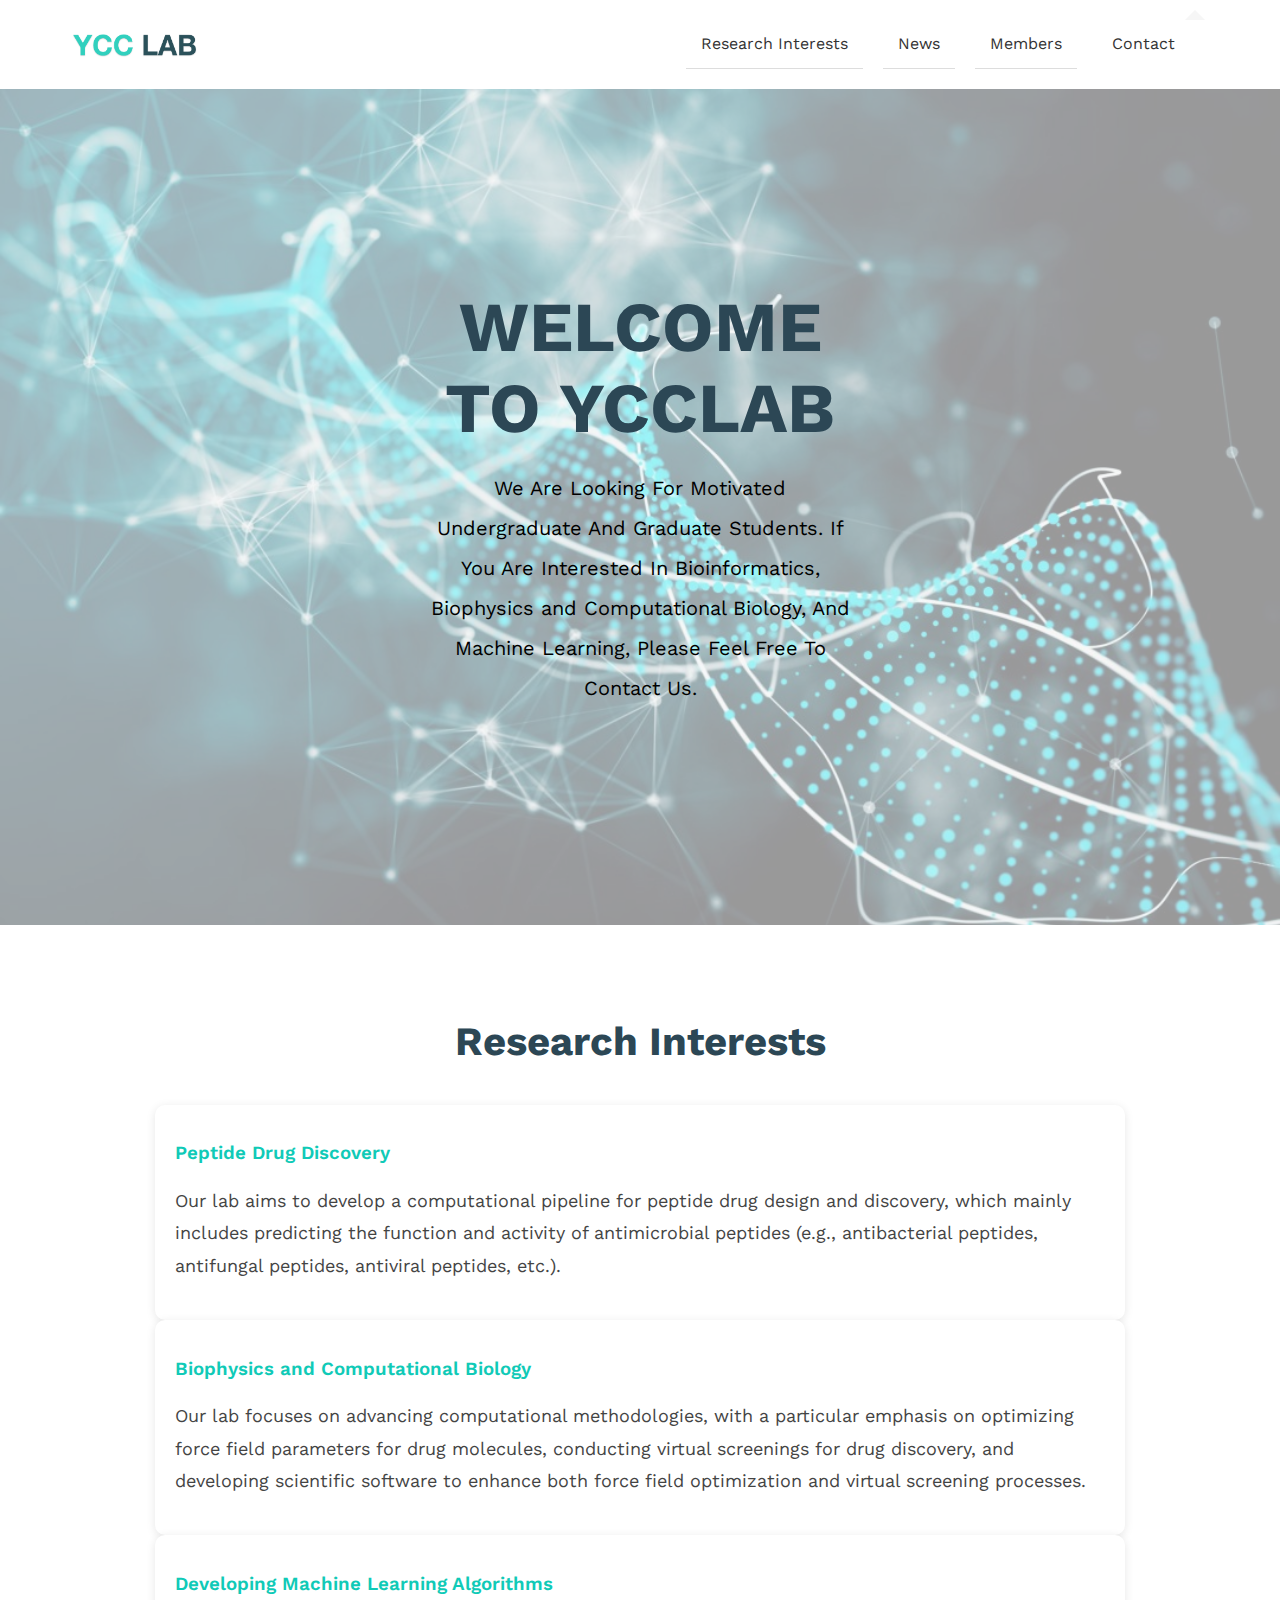
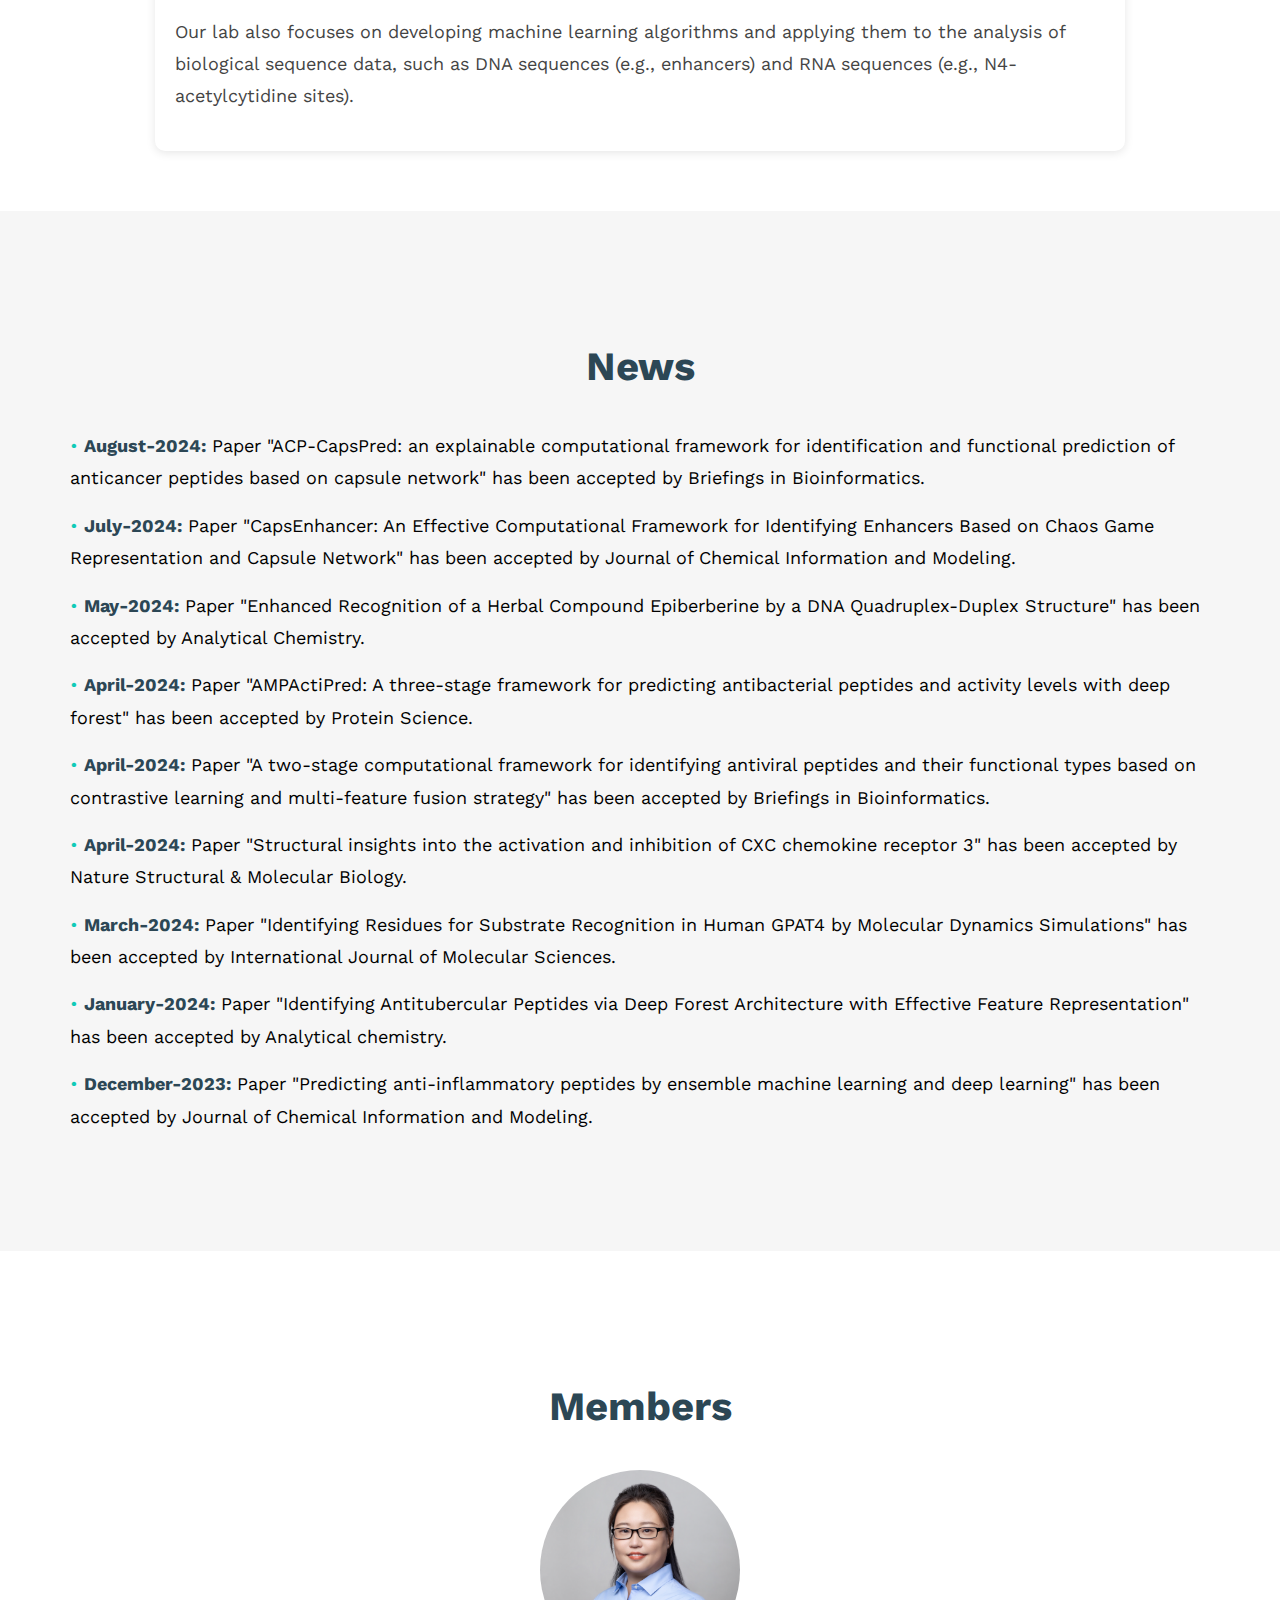
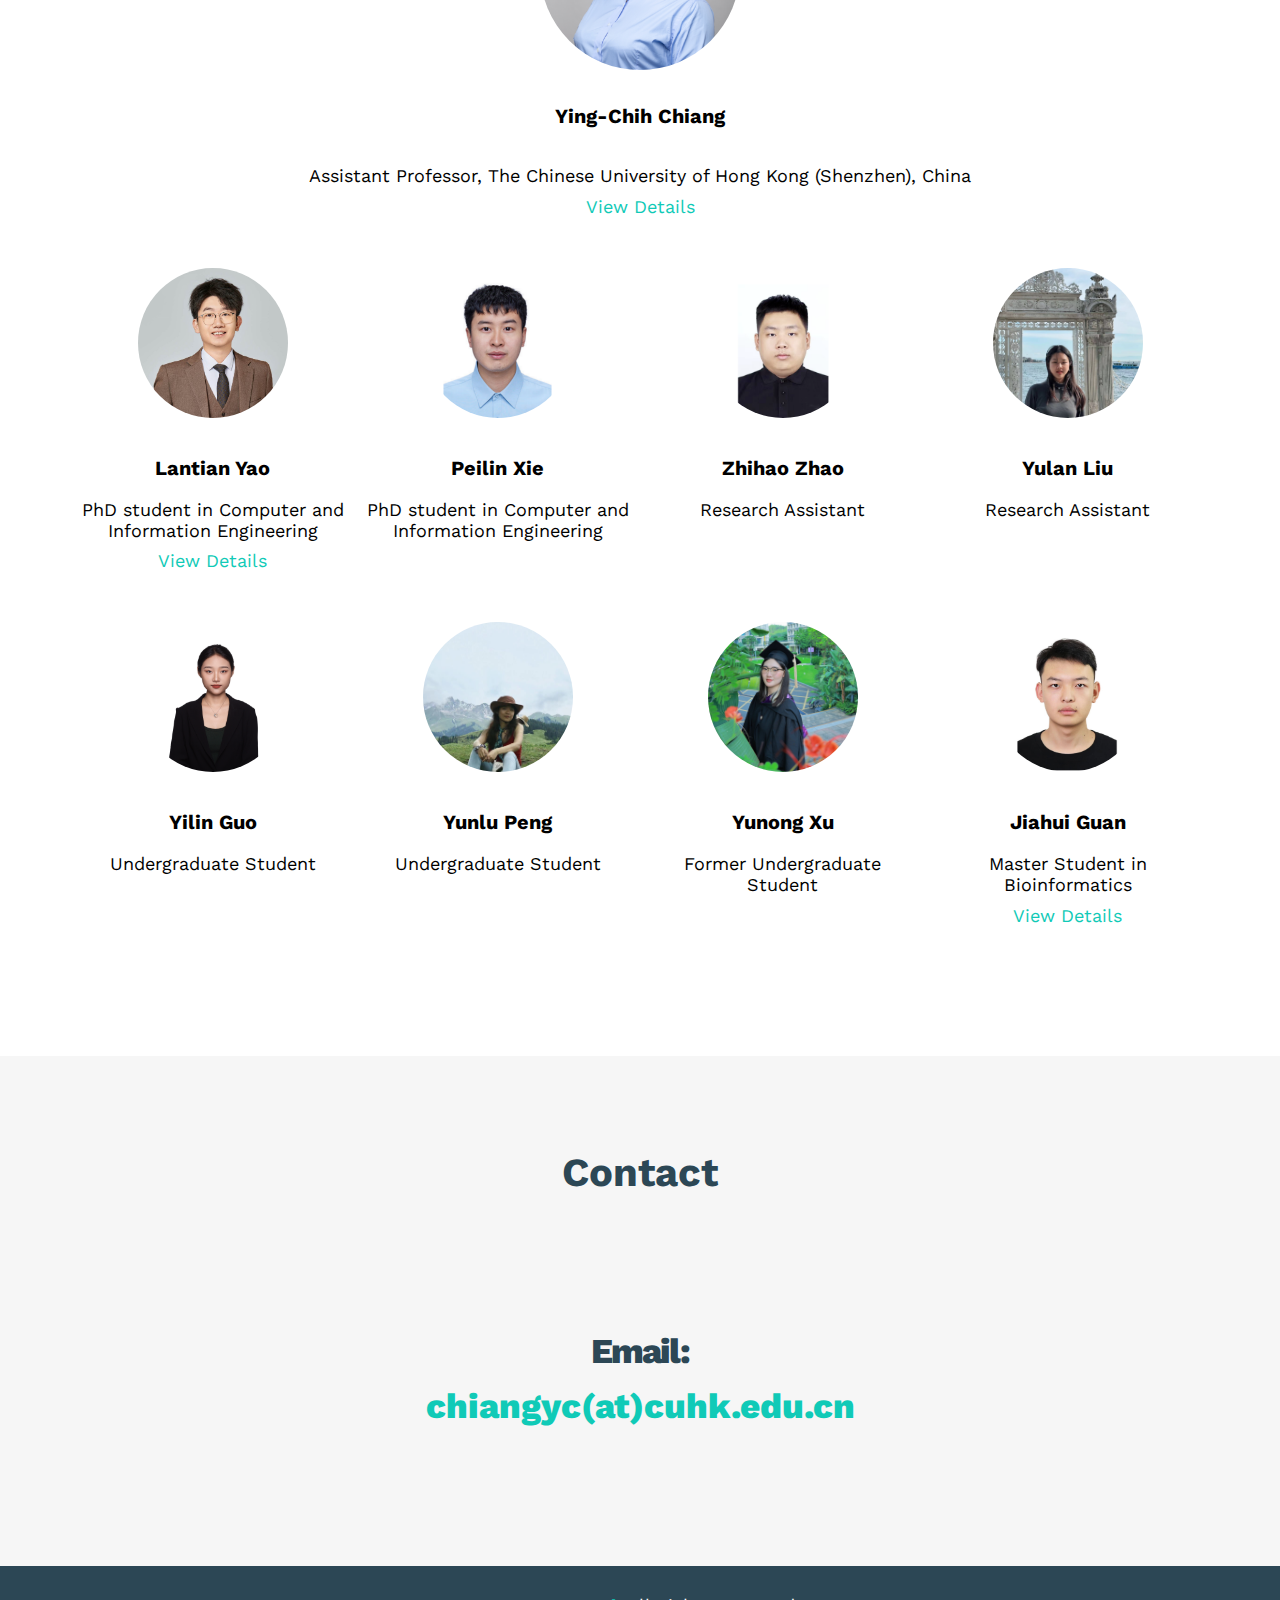
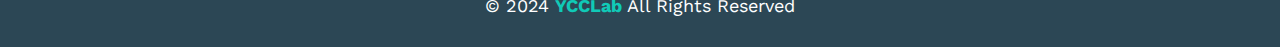
<file: index.html>
<!DOCTYPE html>
<html lang="en">
<head>
    <meta charset="UTF-8" />
    <meta http-equiv="X-UA-Compatible" content="IE=edge" />
    <meta name="viewport" content="width=device-width, initial-scale=1.0" />
    <title>YCCLab_CUHKSZ Group</title>
    <!-- Main Template CSS File -->
    <link rel="stylesheet" href="css/leon3.css" />
    <!-- Render All Elements Normally -->
    <link rel="stylesheet" href="css/normalize.css" />
    <!-- Font Awesome Library -->
    <link rel="stylesheet" href="css/all.min.css" />
    <!-- Google Fonts -->
    <link rel="preconnect" href="https://fonts.gstatic.com" />
    <link
      href="https://fonts.googleapis.com/css2?family=Work+Sans:wght@200;300;400;500;600;700;800&display=swap"
      rel="stylesheet"
    />


</head>
<body>
    <!-- Start Header -->
    <div class="header">
        <div class="container">
            <img class="logo" src="images/logo.png" alt="Logo" />
            <div class="links">
                <ul>
                    <li><a href="#research">Research Interests</a></li>
                    <li><a href="#news">News</a></li>
                    <li><a href="#members">Members</a></li>
                    <li><a href="#contact">Contact</a></li>
                </ul>
            </div>
        </div>
    </div>
    <!-- End Header -->

    <!-- Start Landing Section -->
    <div class="landing">
        <div class="intro-text">
            <h1>WELCOME TO YCCLAB</h1>
            <p>We Are Looking For Motivated Undergraduate And Graduate Students. If You Are Interested In Bioinformatics, Biophysics and Computational Biology, And Machine Learning, Please Feel Free To Contact Us.</p>
        </div>
    </div>
    <!-- End Landing Section -->

    <!-- Start Research Interests Section -->
    <div class="features" id="research">
        <div class="container">
            <h2 class="special-heading">Research Interests</h2>
            <div class="feat">
                <h3>Peptide Drug Discovery</h3>
                <p>
                    Our lab aims to develop a computational pipeline for peptide drug design and discovery, which mainly includes predicting the function and activity of antimicrobial peptides (e.g., antibacterial peptides, antifungal peptides, antiviral peptides, etc.).
                </p>
            </div>
            <div class="feat">
                <h3>Biophysics and Computational Biology</h3>
                <p>
                    Our lab focuses on advancing computational methodologies, with a particular emphasis on optimizing force field parameters for drug molecules, conducting virtual screenings for drug discovery, and developing scientific software to enhance both force field optimization and virtual screening processes. 
                </p>
            </div>
            <div class="feat">
                <h3>Developing Machine Learning Algorithms</h3>
                <p>
                    Our lab also focuses on developing machine learning algorithms and applying them to the analysis of biological sequence data, such as DNA sequences (e.g., enhancers) and RNA sequences (e.g., N4-acetylcytidine sites).
                </p>
            </div>
        </div>
    </div>
</div>
<!-- End Research Interests Section -->


    <!-- Start News Section -->
    <div class="news" id="news">
        <div class="container">
            <h2 class="special-heading">News</h2>
            <ul>
                <li><strong>August-2024:</strong> Paper "ACP-CapsPred: an explainable computational framework for identification and functional prediction of anticancer peptides based on capsule network" has been accepted by Briefings in Bioinformatics. </li>
                <li><strong>July-2024:</strong> Paper "CapsEnhancer: An Effective Computational Framework for Identifying Enhancers Based on Chaos Game Representation and Capsule Network" has been accepted by Journal of Chemical Information and Modeling.</li>
                <li><strong>May-2024:</strong> Paper "Enhanced Recognition of a Herbal Compound Epiberberine by a DNA Quadruplex-Duplex Structure" has been accepted by Analytical Chemistry. </li>
                <li><strong>April-2024:</strong> Paper "AMPActiPred: A three‐stage framework for predicting antibacterial peptides and activity levels with deep forest" has been accepted by Protein Science. </li>
                <li><strong>April-2024:</strong> Paper "A two-stage computational framework for identifying antiviral peptides and their functional types based on contrastive learning and multi-feature fusion strategy" has been accepted by Briefings in Bioinformatics. </li>
                <li><strong>April-2024:</strong> Paper "Structural insights into the activation and inhibition of CXC chemokine receptor 3" has been accepted by Nature Structural & Molecular Biology. </li>
                <li><strong>March-2024:</strong> Paper "Identifying Residues for Substrate Recognition in Human GPAT4 by Molecular Dynamics Simulations" has been accepted by International Journal of Molecular Sciences. </li>
                <li><strong>January-2024:</strong> Paper "Identifying Antitubercular Peptides via Deep Forest Architecture with Effective Feature Representation" has been accepted by Analytical chemistry. </li>
                <li><strong>December-2023:</strong> Paper "Predicting anti-inflammatory peptides by ensemble machine learning and deep learning" has been accepted by Journal of Chemical Information and Modeling. </li>
           </ul>
        </div>
    </div>
    <!-- End News Section -->



    <!-- Start Members Section -->
<div class="members" id="members">
    <div class="container">
        <h2 class="special-heading">Members</h2>
        <div class="members-content">
            <!-- Professor Ying-Chih Chiang -->
            <div class="member full-width-member">
                <img src="images/Professor Ying-Chih Chiang.jpg" alt="Ying-Chih Chiang" />
                <h3>Ying-Chih Chiang</h3>
                <p>Assistant Professor, The Chinese University of Hong Kong (Shenzhen), China</p>
                <a href="https://mypage.cuhk.edu.cn/academics/chiangyc/about.html">View Details</a>
            </div>
            <!-- Other Members -->
            <div class="member">
                <img src="images/lantian.jpg" alt="Lantian Yao" />
                <h3>Lantian Yao</h3>
                <p>PhD student in Computer and Information Engineering</p>
                <a href="https://lantianyao.github.io">View Details</a>
            </div>

            <div class="member">
                <img src="images/peilin_new.jpg" alt="Peilin Xie" />
                <h3>Peilin Xie</h3>
                <p>PhD student in Computer and Information Engineering</p>
<!--                <a href="jiahui_guan.html">View Details</a>-->
            </div>

            <div class="member">
                <img src="images/zhihao_new.jpg" alt="Zhihao Zhao" />
                <h3>Zhihao Zhao</h3>
                <p>Research Assistant</p>
<!--                <a href="jiahui_guan.html">View Details</a>-->
            </div>

            <div class="member">
                <img src="images/yulan_new.jpg" alt="Yulan Liu" />
                <h3>Yulan Liu</h3>
                <p>Research Assistant</p>
<!--                <a href="jiahui_guan.html">View Details</a>-->
            </div>

            <div class="member">
                <img src="images/yilin.jpg" alt="Yilin Guo" />
                <h3>Yilin Guo</h3>
                <p>Undergraduate Student</p>
<!--                <a href="jiahui_guan.html">View Details</a>-->
            </div>

            <div class="member">
                <img src="images/yunlu.jpg" alt="Yulu Peng" />
                <h3>Yunlu Peng</h3>
                <p>Undergraduate Student</p>
<!--                <a href="jiahui_guan.html">View Details</a>-->
            </div>

            <div class="member">
                <img src="images/yunong.jpg" alt="Yunong Xu" />
                <h3>Yunong Xu</h3>
                <p>Former Undergraduate Student</p>
<!--                <a href="jiahui_guan.html">View Details</a>-->
            </div>


            <div class="member">
                <img src="images/jiahui_guan.jpg" alt="Jiahui Guan" />
                <h3>Jiahui Guan</h3>
                <p>Master Student in Bioinformatics</p>
                <a href="jiahui_guan.html">View Details</a>
            </div>


        </div>
    </div>
</div>
<!-- End Members Section -->



    <!-- Start Contact Section -->
    <div class="contact" id="contact">
        <div class="container">
            <h2 class="special-heading">Contact</h2>
<!--            <p>We are born to create</p>-->
            <div class="info">
                <p class="label">Email:</p>
                <a href="mailto:weilin@university.edu?subject=Contact" class="link">chiangyc(at)cuhk.edu.cn</a>
                <div class="social">
<!--                    Find Us On Social Networks-->
<!--                    <i class="fab fa-youtube"></i>-->
<!--                    <i class="fab fa-facebook-f"></i>-->
<!--                    <i class="fab fa-twitter"></i>-->
                </div>
            </div>
        </div>
    </div>
    <!-- End Contact Section -->

    <!-- Start Footer -->
    <div class="footer">&copy; 2024 <span>YCCLab</span> All Rights Reserved</div>
    <!-- End Footer -->
</body>
</html>
</file>
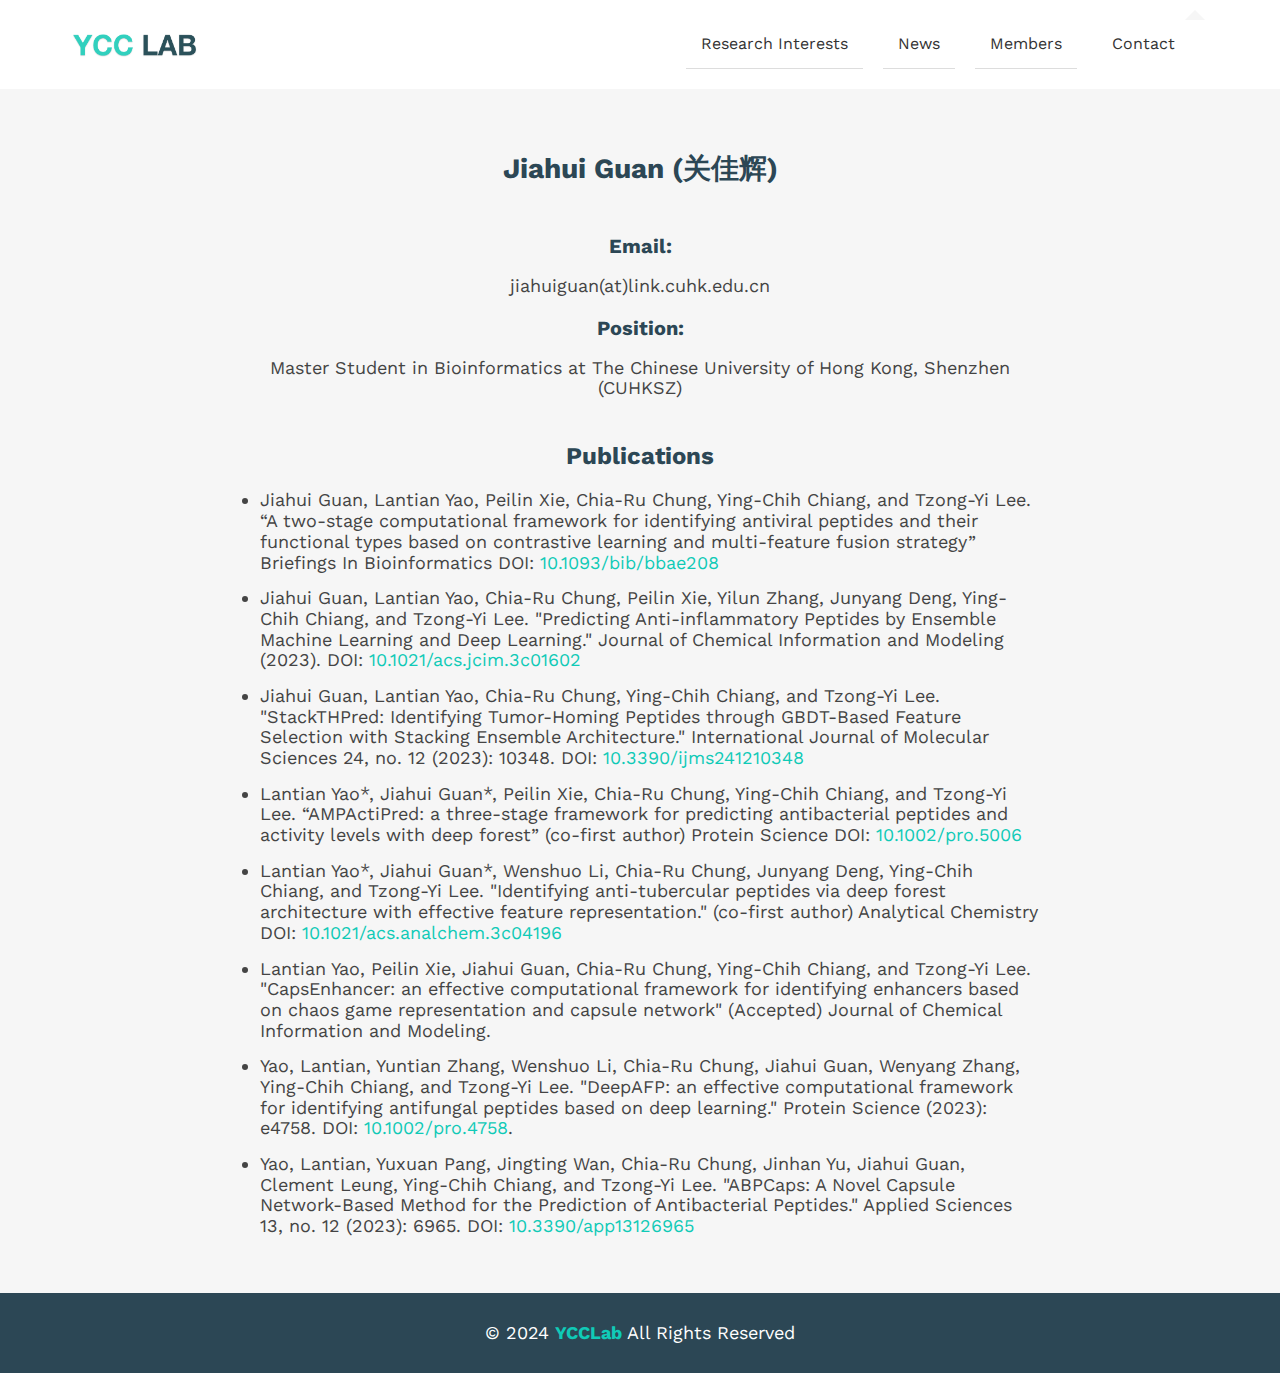
<file: jiahui_guan.html>
<!DOCTYPE html>
<html lang="en">
<head>
    <meta charset="UTF-8">
    <meta name="viewport" content="width=device-width, initial-scale=1.0">
    <title>Jiahui Guan (关佳辉) | YCCLab</title>
    <!-- Main Template CSS File -->
    <link rel="stylesheet" href="css/leon3.css" />
    <!-- Render All Elements Normally -->
    <link rel="stylesheet" href="css/normalize.css" />
    <!-- Font Awesome Library -->
    <link rel="stylesheet" href="css/all.min.css" />
    <!-- Google Fonts -->
    <link rel="preconnect" href="https://fonts.gstatic.com" />
    <link
      href="https://fonts.googleapis.com/css2?family=Work+Sans:wght@200;300;400;500;600;700;800&display=swap"
      rel="stylesheet"
    />
</head>
<body>
    <!-- Start Header -->
    <div class="header">
        <div class="container">
            <img class="logo" src="images/logo.png" alt="Logo" />
            <div class="links">
                <ul>
                    <li><a href="index.html#research">Research Interests</a></li>
                    <li><a href="index.html#news">News</a></li>
                    <li><a href="index.html#members">Members</a></li>
                    <li><a href="index.html#contact">Contact</a></li>
                </ul>
            </div>
        </div>
    </div>
    <!-- End Header -->

    <!-- Start Profile Section -->
    <div class="profile-container">
        <h2>Jiahui Guan (关佳辉)</h2>
        <div class="profile-info">
            <h3>Email:</h3>
            <p>jiahuiguan(at)link.cuhk.edu.cn</p>
            <h3>Position:</h3>
            <p>Master Student in Bioinformatics at The Chinese University of Hong Kong, Shenzhen (CUHKSZ)</p>
        </div>
        <div class="publications">
            <h3>Publications</h3>
            <ul>
                <li>Jiahui Guan, Lantian Yao, Peilin Xie, Chia-Ru Chung, Ying-Chih Chiang, and Tzong-Yi Lee. “A two-stage computational framework for identifying antiviral peptides and their functional types based on contrastive learning and multi-feature fusion strategy” Briefings In Bioinformatics DOI: <a href="https://doi.org/10.1093/bib/bbae208">10.1093/bib/bbae208</a></li>
                <li>Jiahui Guan, Lantian Yao, Chia-Ru Chung, Peilin Xie, Yilun Zhang, Junyang Deng, Ying-Chih Chiang, and Tzong-Yi Lee. "Predicting Anti-inflammatory Peptides by Ensemble Machine Learning and Deep Learning." Journal of Chemical Information and Modeling (2023). DOI: <a href="https://doi.org/10.1021/acs.jcim.3c01602">10.1021/acs.jcim.3c01602</a></li>
                <li>Jiahui Guan, Lantian Yao, Chia-Ru Chung, Ying-Chih Chiang, and Tzong-Yi Lee. "StackTHPred: Identifying Tumor-Homing Peptides through GBDT-Based Feature Selection with Stacking Ensemble Architecture." International Journal of Molecular Sciences 24, no. 12 (2023): 10348. DOI: <a href="https://doi.org/10.3390/ijms241210348">10.3390/ijms241210348</a></li>
                <li>Lantian Yao*, Jiahui Guan*, Peilin Xie, Chia-Ru Chung, Ying-Chih Chiang, and Tzong-Yi Lee. “AMPActiPred: a three-stage framework for predicting antibacterial peptides and activity levels with deep forest” (co-first author) Protein Science DOI: <a href="https://doi.org/10.1002/pro.5006">10.1002/pro.5006</a></li>
                <li>Lantian Yao*, Jiahui Guan*, Wenshuo Li, Chia-Ru Chung, Junyang Deng, Ying-Chih Chiang, and Tzong-Yi Lee. "Identifying anti-tubercular peptides via deep forest architecture with effective feature representation." (co-first author) Analytical Chemistry DOI: <a href="https://doi.org/10.1021/acs.analchem.3c04196">10.1021/acs.analchem.3c04196</a></li>
                <li>Lantian Yao, Peilin Xie, Jiahui Guan, Chia-Ru Chung, Ying-Chih Chiang, and Tzong-Yi Lee. "CapsEnhancer: an effective computational framework for identifying enhancers based on chaos game representation and capsule network" (Accepted) Journal of Chemical Information and Modeling.</li>
                <li>Yao, Lantian, Yuntian Zhang, Wenshuo Li, Chia‐Ru Chung, Jiahui Guan, Wenyang Zhang, Ying‐Chih Chiang, and Tzong‐Yi Lee. "DeepAFP: an effective computational framework for identifying antifungal peptides based on deep learning." Protein Science (2023): e4758. DOI: <a href="https://doi.org/10.1002/pro.4758">10.1002/pro.4758</a>.</li>
                <li>Yao, Lantian, Yuxuan Pang, Jingting Wan, Chia-Ru Chung, Jinhan Yu, Jiahui Guan, Clement Leung, Ying-Chih Chiang, and Tzong-Yi Lee. "ABPCaps: A Novel Capsule Network-Based Method for the Prediction of Antibacterial Peptides." Applied Sciences 13, no. 12 (2023): 6965. DOI: <a href="https://doi.org/10.3390/app13126965">10.3390/app13126965</a></li>
            </ul>
        </div>
    </div>
    <!-- End Profile Section -->

    <!-- Start Footer -->
    <div class="footer">&copy; 2024 <span>YCCLab</span> All Rights Reserved</div>
    <!-- End Footer -->
</body>
</html>
</file>
<file: css/leon3.css>
/* Start Variables */
:root {
  --main-color: #10cab7;
  --secondary-color: #2c4755;
  --section-padding: 60px;
  --section-background: #f6f6f6;
  --main-duration: 0.5s;
}
/* End Variables */

/* Start Global Rules */
* {
  -webkit-box-sizing: border-box;
  -moz-box-sizing: border-box;
  box-sizing: border-box;
}
html {
  scroll-behavior: smooth;
}
body {
  font-family: "Work Sans", sans-serif;
  font-size: 16px; /* 基础字体大小 */
}
.container {
  padding-left: 15px;
  padding-right: 15px;
  margin-left: auto;
  margin-right: auto;
}

/* Small */
@media (min-width: 768px) {
  .container {
    width: 750px;
  }
}
/* Medium */
@media (min-width: 992px) {
  .container {
    width: 970px;
  }
}
/* Large */
@media (min-width: 1200px) {
  .container {
    width: 1170px;
  }
}
/* End Global Rules */

/* Start Components */
.special-heading {
  color: #2c4755; /* 主标题颜色 */
  font-size: 40px; /* 主标题字体大小 */
  text-align: center;
  font-weight: 700; /* 主标题粗细 */
  margin-bottom: 40px; /* 主标题下方间距 */
}
.special-heading + p {
  margin: -30px 0 0;
  font-size: 20px;
  text-align: center;
  color: #797979;
}
@media (max-width: 767px) {
  .special-heading {
    font-size: 30px;
  }
  .special-heading + p {
    margin-top: -20px;
  }
}
/* End Components */

/* Start Header */
.header {
  padding: 20px;
}
.header .container {
  display: flex;
  justify-content: space-between;
  align-items: center;
}
.header .logo {
  width: 130px;
}
.header .links {
  position: relative;
}
.header .links:hover .icon span:nth-child(2) {
  width: 100%;
}
.header .links .icon {
  width: 30px;
  display: flex;
  flex-wrap: wrap;
  justify-content: flex-end;
}
.header .links .icon span {
  background-color: #333;
  margin-bottom: 5px;
  height: 2px;
}
.header .links .icon span:first-child {
  width: 100%;
}
.header .links .icon span:nth-child(2) {
  width: 60%;
  transition: var(--main-duration);
}
.header .links .icon span:last-child {
  width: 100%;
}
.header .links ul {
  list-style: none;
  margin: 0;
  padding: 0;
  display: flex; /* 让链接水平排列 */
  background-color: transparent; /* 移除背景色 */
  position: static; /* 静态位置 */
}
.header .links ul::before {
  content: "";
  border-width: 10px;
  border-style: solid;
  border-color: transparent transparent #f6f6f6 transparent;
  position: absolute;
  right: 5px;
  top: -20px;
}
.header .links ul li {
  margin-right: 20px; /* 让链接之间有一定的间距 */
}
.header .links ul li a {
  display: block;
  padding: 15px;
  text-decoration: none;
  color: #333;
  transition: var(--main-duration);
}
.header .links ul li a:hover {
  color: var(--main-color); /* 悬停时更改文字颜色 */
}
.header .links ul li a:hover {
  padding-left: 25px;
}
.header .links ul li:not(:last-child) a {
  border-bottom: 1px solid #ddd;
}
/* End Header */


/* Start Landing Section */
.landing {
  background-image: url(../images/back.jpg);
  background-size: cover;
  height: calc(100vh - 64px);
  position: relative;
}

/* 添加一个半透明的白色覆盖层，使背景变浅 */
.landing::before {
  content: "";
  position: absolute;
  top: 0;
  left: 0;
  width: 100%;
  height: 100%;
  background-color: rgba(255, 255, 255, 0.6); /* 调整透明度使背景变浅 */
  z-index: 1;
}

.landing .intro-text {
  position: absolute;
  left: 50%;
  top: 50%;
  text-align: center;
  transform: translate(-50%, -50%);
  width: 420px;
  max-width: 100%;
  z-index: 2; /* 确保文字在覆盖层之上 */
}

.landing .intro-text h1 {
  margin: 0;
  font-weight: bold;
  font-size: 70px; /* 增大标题字体 */
  color: var(--secondary-color); /* 调整为与其他部分一致的颜色 */
}

.landing .intro-text p {
  font-size: 20px; /* 增大内容字体 */
  line-height: 2;
  z-index: 2;
}

/* Start Features (Research Interests Section) */
.features {
  padding-top: var(--section-padding);
  padding-bottom: var(--section-padding);
  background-color: white; /* 将背景改为白色 */
}
.features .container {
  max-width: 1000px; /* 限制容器宽度以改善布局 */
  margin: 0 auto;
}
.special-heading {
  color: var(--secondary-color); /* 改变标题颜色以增强可读性 */
  font-size: 40px; /* 保持较大的标题字体 */
  text-align: center;
  font-weight: 700; /* 调整字体粗细 */
  margin-bottom: 40px; /* 增加标题与内容的间距 */
}
.features-content {
  display: flex;
  flex-direction: column; /* 改为垂直布局 */
  gap: 30px; /* 增加内容块之间的间距 */
}
.feat {
  background-color: white; /* 保持块内的背景为白色 */
  padding: 20px;
  border-radius: 10px; /* 增加圆角 */
  box-shadow: 0 2px 10px rgba(0, 0, 0, 0.1); /* 增加阴影 */
}
.feat h3 {
  font-weight: 600;
  margin-bottom: 20px;
  color: var(--main-color); /* 改变标题颜色以增强对比 */
}
.feat p {
  line-height: 1.8;
  color: #444;
  font-size: 18px; /* 可选择增大字体 */
}
/* End Features */






/* Start Services */
.services {
  padding-top: var(--section-padding);
  padding-bottom: var(--section-padding);
}
.services .services-content {
  display: grid;
  grid-template-columns: repeat(auto-fill, minmax(300px, 1fr));
  grid-gap: 30px;
  margin-top: 100px;
}
.services .services-content .srv {
  display: flex;
  margin-bottom: 40px;
}
@media (max-width: 767px) {
  .services .services-content .srv {
    flex-direction: column;
    text-align: center;
  }
}
.services .services-content .srv i {
  color: var(--main-color);
  flex-basis: 60px;
}
.services .services-content .srv .text {
  flex: 1;
}
.services .services-content .srv .text h3 {
  margin: 0 0 20px;
}
.services .services-content .srv .text p {
  color: #444;
  font-weight: 300;
  line-height: 1.6;
}
.services .services-content .image {
  text-align: center;
  position: relative;
}
.services .services-content .image::before {
  content: "";
  background-color: var(--secondary-color);
  width: 100px;
  height: calc(100% + 100px);
  top: -50px;
  position: absolute;
  right: 0;
  z-index: -1;
}
.services .services-content .image img {
  width: 260px;
}
@media (max-width: 1199px) {
  .image-column {
    display: none;
  }
}
/* Start Services  */

/* Start Portfolio */
/*.portfolio {
  padding-top: var(--section-padding);
  padding-bottom: var(--section-padding);
  background-color: var(--section-background);
}
.portfolio .portfolio-content {
  display: grid;
  grid-template-columns: repeat(auto-fill, minmax(300px, 1fr));
  grid-gap: 30px;
  margin-top: 80px;
}
.portfolio .portfolio-content .card {
  background-color: white;
}
.portfolio .portfolio-content .card img {
  max-width: 100%;
}
.portfolio .portfolio-content .card .info {
  padding: 20px;
}
.portfolio .portfolio-content .card .info h3 {
  margin: 0;
}
.portfolio .portfolio-content .card .info p {
  color: #777;
  line-height: 1.6;
  margin-bottom: 0;
}
/* End Portfolio */



/* Profile Container */
.profile-container {
    display: flex;
    flex-direction: column;
    align-items: center;
    justify-content: center;
    text-align: center; /* 内容居中显示 */
    background-color: #f6f6f6; /* 背景设为浅灰色 */
    padding: 40px 20px; /* 上下填充40px，两边填充20px */
    min-height: 100vh; /* 确保内容居中对齐 */
}

/* 限制容器宽度，使两边留出更多空白 */
.profile-info, .publications {
    width: 100%;
    max-width: 800px; /* 设置最大宽度为800px */
    margin: 0 auto; /* 自动水平居中 */
}

/* 个人信息标题 */
.profile-container h2 {
    font-size: 28px; /* 标题字体大小 */
    color: var(--secondary-color); /* 使用与其他部分一致的颜色 */
    margin-bottom: 30px;
}

/* 个人信息 */
.profile-info h3 {
    font-size: 20px; /* 与Members部分一致 */
    color: var(--secondary-color);
    margin-bottom: 10px;
}

.profile-info p {
    font-size: 18px; /* 与Members部分一致 */
    color: #444;
    margin-bottom: 20px;
}

/* Publications 部分 */
.publications h3 {
    font-size: 24px; /* 标题字体大小 */
    color: var(--secondary-color);
    margin-bottom: 20px;
}

.publications ul {
    list-style-type: disc;
    padding-left: 20px; /* 缩小左边距，减少过宽的感觉 */
}

.publications li {
    font-size: 18px; /* 与Members部分一致 */
    color: #444;
    margin-bottom: 15px;
    text-align: left; /* 列表项左对齐 */
}

/* 链接样式 */
.publications a {
    color: var(--main-color);
    text-decoration: none;
}

.publications a:hover {
    text-decoration: underline;
}













/* Start About */
.about {
  padding-top: var(--section-padding);
  padding-bottom: calc(var(--section-padding) + 60px);
}
.about .about-content {
  margin-top: 100px;
  display: flex;
  flex-wrap: wrap;
  justify-content: space-between;
}
@media (max-width: 991px) {
  .about .about-content {
    flex-direction: column;
    text-align: center;
  }
}
.about .about-content .image {
  position: relative;
  width: 250px;
  height: 375px;
}
@media (max-width: 991px) {
  .about .about-content .image {
    margin: 0 auto 60px;
  }
}
.about .about-content .image::before {
  content: "";
  position: absolute;
  background-color: #ebeced;
  width: 100px;
  height: calc(100% + 80px);
  top: -40px;
  left: -20px;
  z-index: -1;
}
.about .about-content .image::after {
  top: -40px;
  content: "";
  position: absolute;
  width: 120px;
  height: 300px;
  border-left: 80px solid var(--main-color);
  border-bottom: 80px solid var(--main-color);
  z-index: -1;
  right: -150px;
}
@media (max-width: 991px) {
  .about .about-content .image::before,
  .about .about-content .image::after {
    display: none;
  }
}
.about .about-content .image img {
  max-width: 100%;
}
.about .about-content .text {
  flex-basis: calc(100% - 500px);
}
.about .about-content .text p:first-of-type {
  font-weight: bold;
  line-height: 2;
  margin-bottom: 50px;
}
.about .about-content .text hr {
  width: 50%;
  display: inline-block;
  border-color: var(--main-color);
}
.about .about-content .text p:last-of-type {
  line-height: 2;
  color: #777;
}
/* End About */

/* Start Contact */
.contact {
  padding-top: var(--section-padding);
  padding-bottom: var(--section-padding);
  background-color: var(--section-background);
}
.contact .info {
  padding-top: var(--section-padding);
  padding-bottom: var(--section-padding);
  text-align: center;
}
.contact .info .label {
  font-size: 35px;
  font-weight: 800;
  color: var(--secondary-color);
  letter-spacing: -2px;
  margin-bottom: 15px;
}
.contact .info .link {
  display: block;
  font-size: 35px;
  font-weight: 800;
  color: var(--main-color);
  text-decoration: none;
}
.contact .info .social {
  display: flex;
  justify-content: center;
  margin-top: 20px;
  font-size: 18px; /* 增大字体大小 */
}
.contact .info .social i {
  margin-left: 10px;
  color: var(--secondary-color);
}
@media (max-width: 767px) {
  .contact .info .label,
  .contact .info .link {
    font-size: 25px;
  }
  .contact .info .social {
    font-size: 16px;
  }
}
/* End Contact */

/* Start Footer */
.footer {
  background-color: var(--secondary-color);
  color: white;
  padding: 30px 10px;
  text-align: center;
  font-size: 18px;
}
.footer span {
  font-weight: bold;
  color: var(--main-color);
}
/* End Footer */



/* Custom styles for adjusting section heights */
.news {
    padding-top: 100px;
    padding-bottom: 100px;
    background-color: #f6f6f6;
}

.members {
    padding-top: 100px;
    padding-bottom: 100px;
    background-color: #ffffff;
}

.members-content {
    display: flex;
    flex-wrap: wrap;
    justify-content: center; /* 使成员在行内居中排列 */
    gap: 20px; /* 增加成员之间的间距 */
}

.member {
    text-align: center;
    margin-bottom: 30px;
    width: calc(25% - 20px); /* 固定每个成员卡片的宽度，使每行显示四个 */
    box-sizing: border-box; /* 确保padding和border不会影响宽度计算 */
}

.member img {
    border-radius: 50%;
    width: 150px;
    height: 150px;
    object-fit: cover;
    margin-bottom: 15px;
}

.member h3 {
    font-size: 20px; /* 增大成员名字的字体大小 */
    font-weight: bold;
}

.member p {
    font-size: 18px; /* 增大成员职位的字体大小 */
    margin-bottom: 10px;
    max-width: 100%; /* 保证文字不会超出卡片宽度 */
    word-wrap: break-word; /* 保证单词在达到最大宽度时换行 */
}

.member a {
    font-size: 18px; /* 增大链接的字体大小 */
    color: var(--main-color);
    text-decoration: none;
}

.member a:hover {
    text-decoration: underline;
}

/* Specific styling for Ying-Chih Chiang to occupy full width */
.full-width-member {
    flex-basis: 100%; /* 占据整行 */
    display: flex;
    flex-direction: column;
    align-items: center;
    margin-bottom: 30px; /* 增加与下一行成员的间距 */
}

.full-width-member img {
    width: 200px; /* 调整图片大小 */
    height: 200px; /* 调整图片大小 */
}

/* Additional styles for News section to increase font size */
.news ul {
    font-size: 18px; /* 增大字体大小 */
    line-height: 1.8; /* 增加行高以提高可读性 */
    list-style-type: none; /* 移除默认列表样式 */
    padding: 0;
}
.news ul li {
    margin-bottom: 15px; /* 增加列表项之间的间距 */
}
.news ul li strong {
    color: var(--secondary-color); /* 使日期更突出 */
}
.news ul li::before {
    content: "• "; /* 添加项目符号 */
    color: var(--main-color);
}
@media (max-width: 767px) {
    .news ul {
        font-size: 16px; /* 移动设备上稍微减小字体大小 */
    }
    .news ul li {
        margin-bottom: 10px; /* 移动设备上减少列表项间距 */
    }
}
</file>
